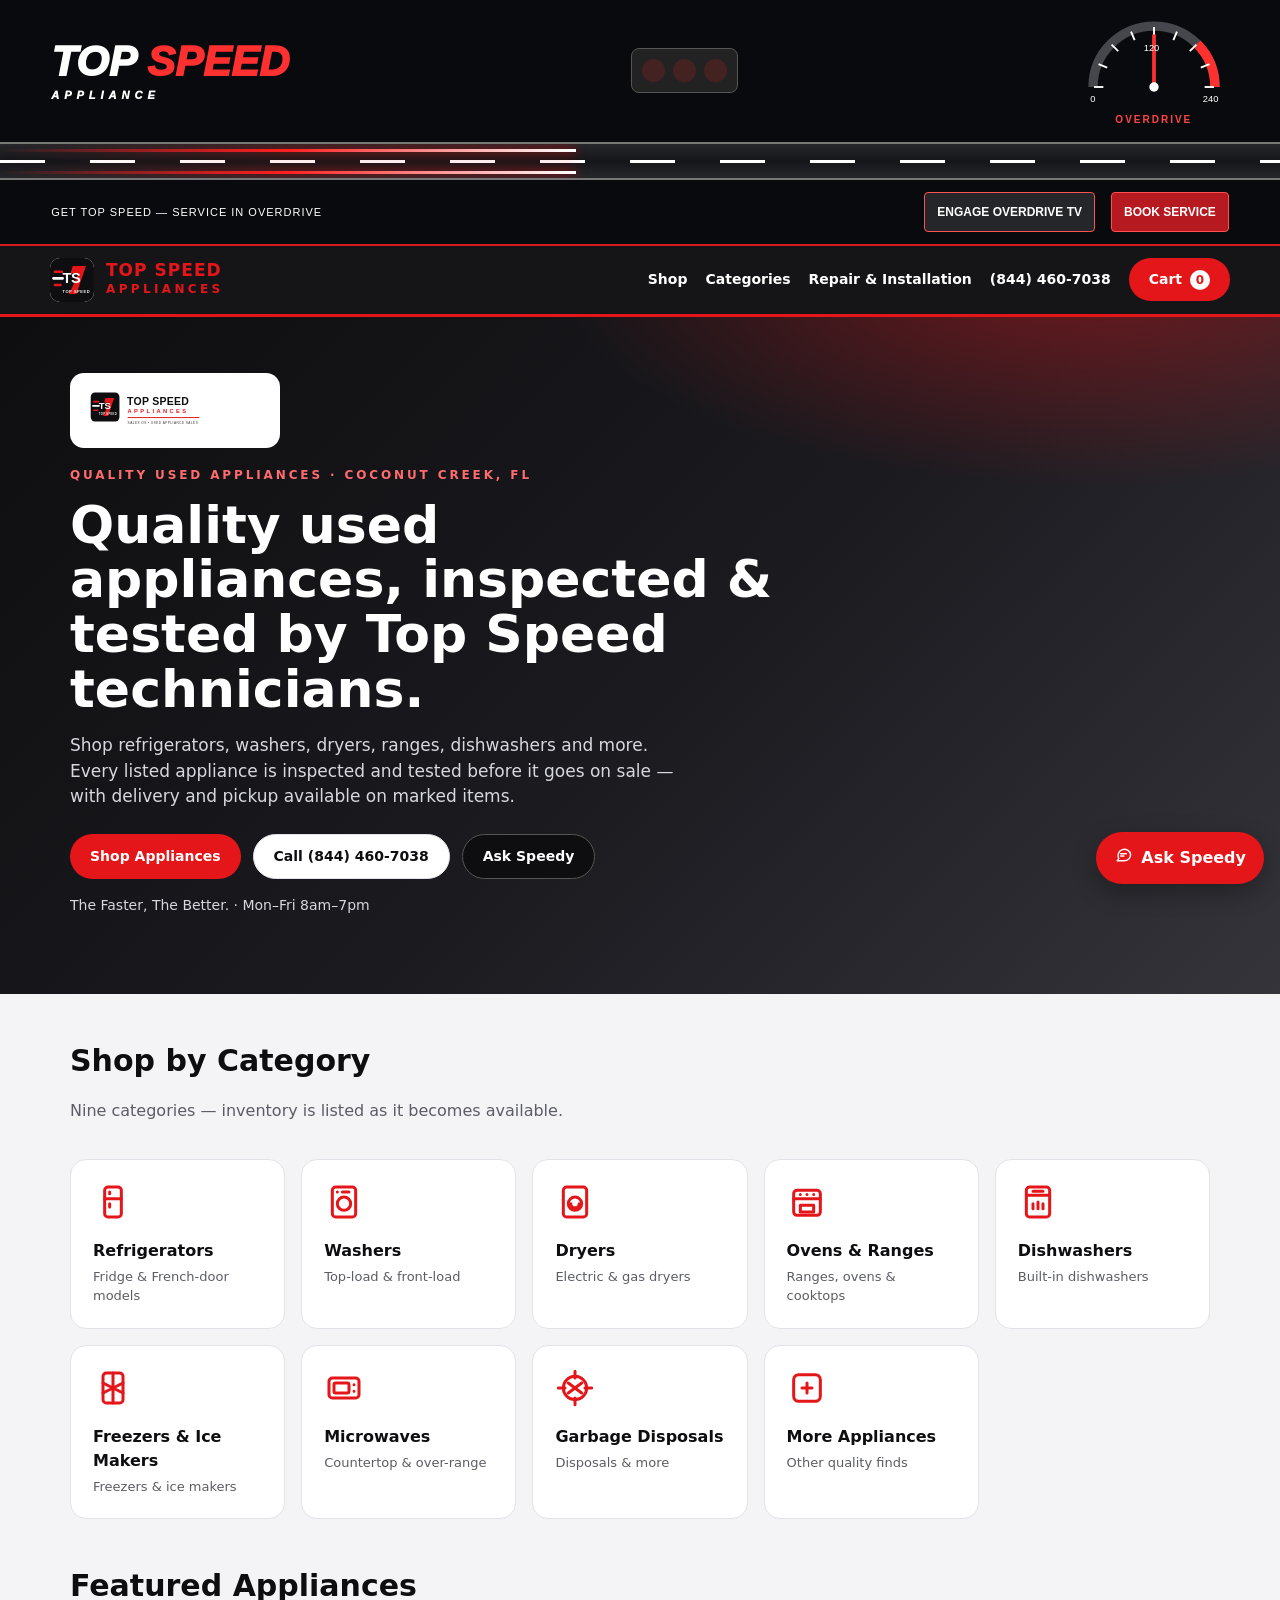
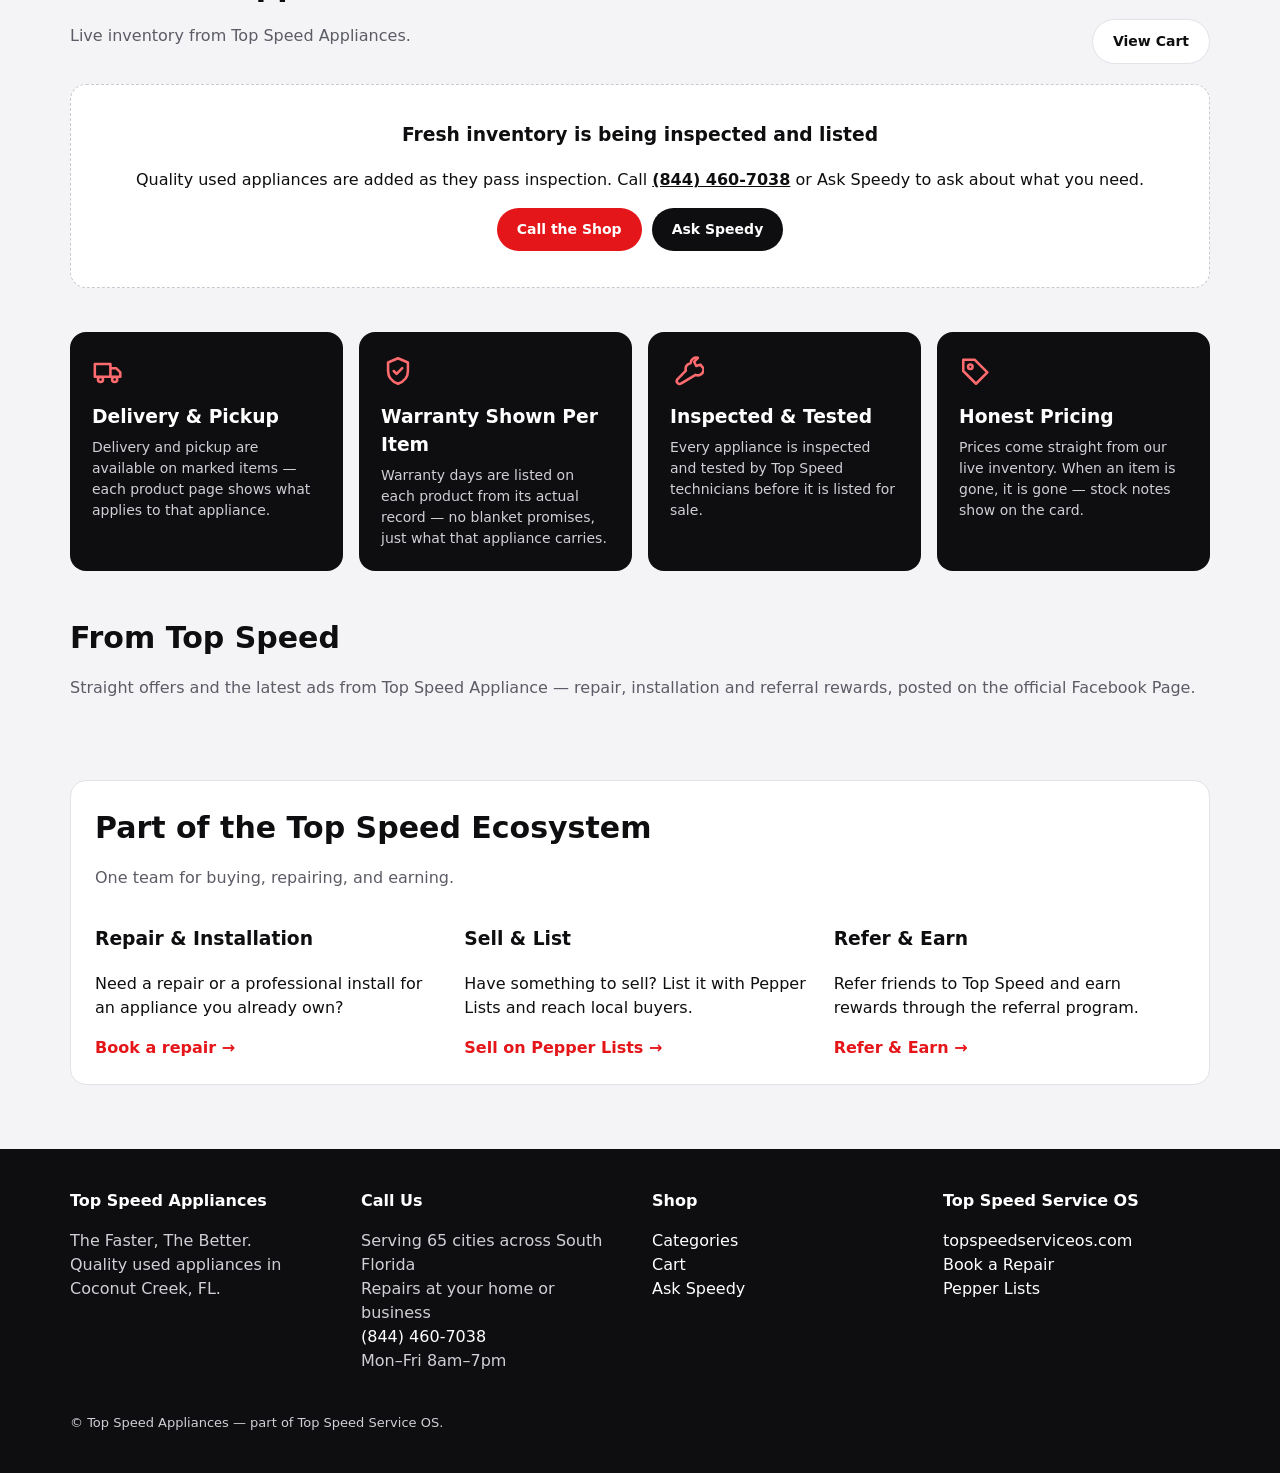
<file: index.html>
<!DOCTYPE html>
<html lang="en"><head><meta charset="utf-8"><meta name="viewport" content="width=device-width,initial-scale=1">
<title>Top Speed Appliances — Quality Used Appliances | Coconut Creek, FL</title>
<meta name="description" content="Top Speed Appliances sells quality used appliances — inspected and tested by Top Speed technicians. Delivery and pickup available on marked items. Call (844) 460-7038.">
<link rel="canonical" href="https://topspeedappliances.com/">
<link rel="icon" type="image/svg+xml" href="/favicon.svg"><link rel="icon" href="/favicon.ico" sizes="any"><link rel="apple-touch-icon" href="/apple-touch-icon.png"><link rel="manifest" href="/manifest.webmanifest"><link rel="stylesheet" href="/styles.css">
<script type="application/ld+json">{"@context":"https://schema.org","@type":"Store","name":"Top Speed Appliances","slogan":"The Faster, The Better.","telephone":"+1-844-460-7038","url":"https://topspeedappliances.com","openingHours":"Mo-Fr 08:00-19:00","parentOrganization":{"@type":"Organization","@id":"https://topspeedserviceos.com/#organization","name":"Top Speed Appliance","url":"https://topspeedserviceos.com/"}}</script>
<link rel="stylesheet" href="/overdrive.css">
</head><body>
<header class="ts-header"><div class="ts-top"><a class="ts-brand" href="/">TOP <span>SPEED</span><small>APPLIANCE</small></a><div class="ts-lights" aria-hidden="true"><i></i><i></i><i></i></div><div class="ts-gauge" aria-hidden="true"><svg viewBox="0 0 160 100"><path d="M15 80 A65 65 0 0 1 145 80" fill="none" stroke="#45474c" stroke-width="10"/><path d="M126 34 A65 65 0 0 1 145 80" fill="none" stroke="#ff3030" stroke-width="10"/><path d="M80 16 V26" stroke="white" stroke-width="2" transform="rotate(-90.0 80 80)"/><path d="M80 16 V26" stroke="white" stroke-width="2" transform="rotate(-67.5 80 80)"/><path d="M80 16 V26" stroke="white" stroke-width="2" transform="rotate(-45.0 80 80)"/><path d="M80 16 V26" stroke="white" stroke-width="2" transform="rotate(-22.5 80 80)"/><path d="M80 16 V26" stroke="white" stroke-width="2" transform="rotate(0.0 80 80)"/><path d="M80 16 V26" stroke="white" stroke-width="2" transform="rotate(22.5 80 80)"/><path d="M80 16 V26" stroke="white" stroke-width="2" transform="rotate(45.0 80 80)"/><path d="M80 16 V26" stroke="white" stroke-width="2" transform="rotate(67.5 80 80)"/><path d="M80 16 V26" stroke="white" stroke-width="2" transform="rotate(90.0 80 80)"/><g class="ts-needle"><path d="M80 80 L80 24" stroke="#ff3030" stroke-width="4"/><circle cx="80" cy="80" r="5" fill="white"/></g><g fill="white" font-size="10"><text x="12" y="96">0</text><text x="69" y="42">120</text><text x="132" y="96">240</text></g></svg><b>OVERDRIVE</b></div></div><div class="ts-road" aria-hidden="true"><div class="ts-lanes"></div><div class="ts-streak"></div><div class="ts-streak ts-second"></div></div><div class="ts-bottom"><span>GET TOP SPEED — SERVICE IN OVERDRIVE</span><button type="button" class="ts-boost-btn" aria-pressed="false">ENGAGE OVERDRIVE</button><a class="ts-book" href="https://topspeedserviceos.com/book">BOOK SERVICE</a></div></header>
<header class="site"><div class="wrap header-in"><a class="logo" href="/"><img src="/assets/logo-symbol.svg" alt="Top Speed Appliances logo"><span><b>TOP SPEED</b><span>APPLIANCES</span></span></a>
<nav class="main"><a href="/">Shop</a><a href="/#categories">Categories</a><a href="https://topspeedserviceos.com/book">Repair &amp; Installation</a><a href="tel:+18444607038">(844) 460-7038</a><a class="btn" href="/cart.html">Cart <span class="cart-count" id="cart-count">0</span></a></nav></div></header>

<section class="hero"><div class="wrap"><div class="hero-logo"><img src="/assets/logo-lockup.svg" alt="Top Speed Appliances" height="48"></div>
<div class="eyebrow" style="margin-top:18px">Quality Used Appliances · Coconut Creek, FL</div>
<h1>Quality used appliances, inspected &amp; tested by Top Speed technicians.</h1>
<p>Shop refrigerators, washers, dryers, ranges, dishwashers and more. Every listed appliance is inspected and tested before it goes on sale — with delivery and pickup available on marked items.</p>
<div class="cta"><a class="btn" href="#featured">Shop Appliances</a><a class="btn ghost" href="tel:+18444607038">Call (844) 460-7038</a><a class="btn dark" href="https://topspeedserviceos.com/speedy" style="border:1px solid #555">Ask Speedy</a></div>
<p style="font-size:14px;margin-top:16px">The Faster, The Better. · Mon–Fri 8am–7pm</p></div></section>

<section id="categories"><div class="wrap"><div class="section-head"><div><h2>Shop by Category</h2><p class="sub">Nine categories — inventory is listed as it becomes available.</p></div></div><div class="grid" id="cat-grid"></div></div></section>

<section id="featured" style="padding-top:0"><div class="wrap"><div class="section-head"><div><h2>Featured Appliances</h2><p class="sub">Live inventory from Top Speed Appliances.</p></div><a class="btn ghost" href="/cart.html">View Cart</a></div><div id="featured-wrap"><p class="sub">Loading inventory…</p></div></div></section>

<section style="padding-top:0"><div class="wrap"><div class="trust">
<div><span data-icon="truck"></span><h3>Delivery &amp; Pickup</h3><p>Delivery and pickup are available on marked items — each product page shows what applies to that appliance.</p></div>
<div><span data-icon="shield"></span><h3>Warranty Shown Per Item</h3><p>Warranty days are listed on each product from its actual record — no blanket promises, just what that appliance carries.</p></div>
<div><span data-icon="wrench"></span><h3>Inspected &amp; Tested</h3><p>Every appliance is inspected and tested by Top Speed technicians before it is listed for sale.</p></div>
<div><span data-icon="tag"></span><h3>Honest Pricing</h3><p>Prices come straight from our live inventory. When an item is gone, it is gone — stock notes show on the card.</p></div>
</div></div></section>

<section style="padding-top:0"><div class="wrap"><div class="section-head"><div><h2>From Top Speed</h2><p class="sub">Straight offers and the latest ads from Top Speed Appliance — repair, installation and referral rewards, posted on the official Facebook Page.</p></div></div><div data-ts-ad data-slot="home" data-platform="topspeedappliances"></div></div></section>

<section style="padding-top:0"><div class="wrap"><div class="eco"><h2 style="margin-bottom:6px">Part of the Top Speed Ecosystem</h2><p class="sub">One team for buying, repairing, and earning.</p><div class="eco-grid">
<div><h3>Repair &amp; Installation</h3><p>Need a repair or a professional install for an appliance you already own?</p><a href="https://topspeedserviceos.com/book">Book a repair →</a></div>
<div><h3>Sell &amp; List</h3><p>Have something to sell? List it with Pepper Lists and reach local buyers.</p><a href="https://pepperlists.com">Sell on Pepper Lists →</a></div>
<div><h3>Refer &amp; Earn</h3><p>Refer friends to Top Speed and earn rewards through the referral program.</p><a href="https://topspeedserviceos.com/refer">Refer &amp; Earn →</a></div>
</div></div></div></section>

<footer class="site"><div class="wrap"><div class="cols">
<div><h4>Top Speed Appliances</h4><p>The Faster, The Better.<br>Quality used appliances in Coconut Creek, FL.</p></div>
<div><h4>Call Us</h4><p>Serving 65 cities across South Florida<br>Repairs at your home or business<br><a href="tel:+18444607038">(844) 460-7038</a><br>Mon–Fri 8am–7pm</p></div>
<div><h4>Shop</h4><p><a href="/#categories">Categories</a><br><a href="/cart.html">Cart</a><br><a href="https://topspeedserviceos.com/speedy">Ask Speedy</a></p></div>
<div><h4>Top Speed Service OS</h4><p><a href="https://topspeedserviceos.com">topspeedserviceos.com</a><br><a href="https://topspeedserviceos.com/book">Book a Repair</a><br><a href="https://pepperlists.com">Pepper Lists</a></p></div>
</div><p style="font-size:13px;margin-top:24px">© Top Speed Appliances — part of Top Speed Service OS.</p></div></footer>
<a class="speedy-fab" href="https://topspeedserviceos.com/speedy"><span data-icon="chat"></span> Ask Speedy</a>
<script src="/app.js"></script>
<script src="/ads-stream.js" defer></script>
<script>
document.querySelectorAll('[data-icon]').forEach(function(el){ el.innerHTML = icon(el.getAttribute('data-icon')); });
document.getElementById('cat-grid').innerHTML = CATEGORIES.map(function(c){ return '<a class="cat-card" href="/category.html?c=' + c.key + '">' + icon(c.icon) + '<h3>' + c.label + '</h3><p>' + c.blurb + '</p></a>'; }).join('');
fetchCatalog().then(function(products){
  var w = document.getElementById('featured-wrap');
  if (!products.length) { w.innerHTML = emptyStateHTML(); return; }
  w.innerHTML = '<div class="cards">' + products.slice(0, 8).map(productCard).join('') + '</div>';
  bindAddButtons(products);
}).catch(function(){ document.getElementById('featured-wrap').innerHTML = emptyStateHTML(); });
</script><script src="/overdrive-band.js" defer></script>
</body></html>
</file>
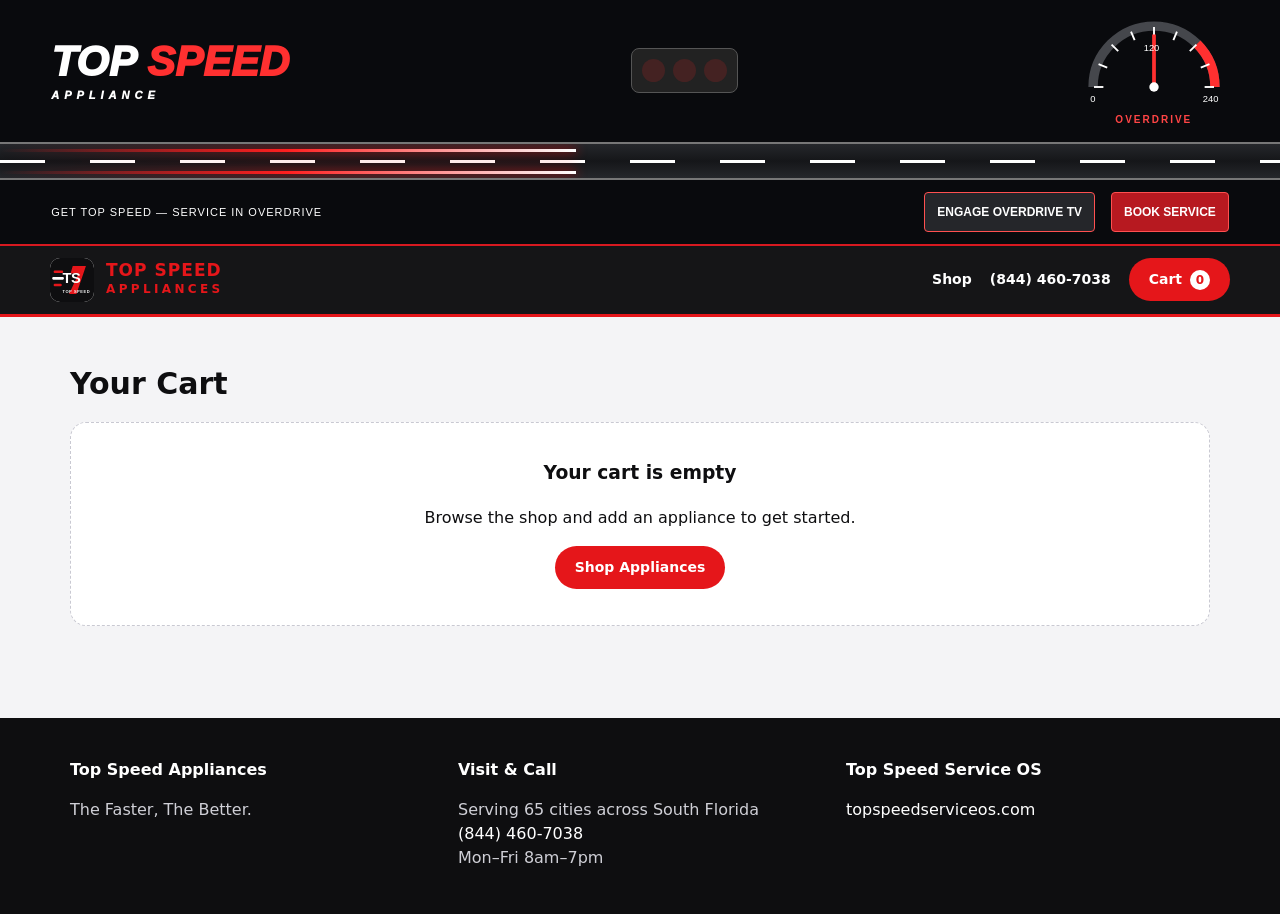
<file: cart.html>
<!DOCTYPE html>
<html lang="en"><head><meta charset="utf-8"><meta name="viewport" content="width=device-width,initial-scale=1">
<title>Cart &amp; Checkout — Top Speed Appliances</title><meta name="description" content="Review your cart and check out at Top Speed Appliances. Call (844) 460-7038.">
<link rel="icon" type="image/svg+xml" href="/favicon.svg"><link rel="icon" href="/favicon.ico" sizes="any"><link rel="apple-touch-icon" href="/apple-touch-icon.png"><link rel="manifest" href="/manifest.webmanifest"><link rel="stylesheet" href="/styles.css"><link rel="stylesheet" href="/overdrive.css">
</head><body>
<header class="ts-header"><div class="ts-top"><a class="ts-brand" href="/">TOP <span>SPEED</span><small>APPLIANCE</small></a><div class="ts-lights" aria-hidden="true"><i></i><i></i><i></i></div><div class="ts-gauge" aria-hidden="true"><svg viewBox="0 0 160 100"><path d="M15 80 A65 65 0 0 1 145 80" fill="none" stroke="#45474c" stroke-width="10"/><path d="M126 34 A65 65 0 0 1 145 80" fill="none" stroke="#ff3030" stroke-width="10"/><path d="M80 16 V26" stroke="white" stroke-width="2" transform="rotate(-90.0 80 80)"/><path d="M80 16 V26" stroke="white" stroke-width="2" transform="rotate(-67.5 80 80)"/><path d="M80 16 V26" stroke="white" stroke-width="2" transform="rotate(-45.0 80 80)"/><path d="M80 16 V26" stroke="white" stroke-width="2" transform="rotate(-22.5 80 80)"/><path d="M80 16 V26" stroke="white" stroke-width="2" transform="rotate(0.0 80 80)"/><path d="M80 16 V26" stroke="white" stroke-width="2" transform="rotate(22.5 80 80)"/><path d="M80 16 V26" stroke="white" stroke-width="2" transform="rotate(45.0 80 80)"/><path d="M80 16 V26" stroke="white" stroke-width="2" transform="rotate(67.5 80 80)"/><path d="M80 16 V26" stroke="white" stroke-width="2" transform="rotate(90.0 80 80)"/><g class="ts-needle"><path d="M80 80 L80 24" stroke="#ff3030" stroke-width="4"/><circle cx="80" cy="80" r="5" fill="white"/></g><g fill="white" font-size="10"><text x="12" y="96">0</text><text x="69" y="42">120</text><text x="132" y="96">240</text></g></svg><b>OVERDRIVE</b></div></div><div class="ts-road" aria-hidden="true"><div class="ts-lanes"></div><div class="ts-streak"></div><div class="ts-streak ts-second"></div></div><div class="ts-bottom"><span>GET TOP SPEED — SERVICE IN OVERDRIVE</span><button type="button" class="ts-boost-btn" aria-pressed="false">ENGAGE OVERDRIVE</button><a class="ts-book" href="https://topspeedserviceos.com/book">BOOK SERVICE</a></div></header>
<header class="site"><div class="wrap header-in"><a class="logo" href="/"><img src="/assets/logo-symbol.svg" alt="Top Speed Appliances logo"><span><b>TOP SPEED</b><span>APPLIANCES</span></span></a>
<nav class="main"><a href="/">Shop</a><a href="tel:+18444607038">(844) 460-7038</a><a class="btn" href="/cart.html">Cart <span class="cart-count" id="cart-count">0</span></a></nav></div></header>
<section><div class="wrap"><h2>Your Cart</h2><div id="cart-wrap" style="margin-top:16px"></div>
<div id="checkout-wrap" style="margin-top:28px"></div><div id="result" style="margin-top:16px"></div></div></section>
<footer class="site"><div class="wrap"><div class="cols"><div><h4>Top Speed Appliances</h4><p>The Faster, The Better.</p></div><div><h4>Visit &amp; Call</h4><p>Serving 65 cities across South Florida<br><a href="tel:+18444607038">(844) 460-7038</a><br>Mon–Fri 8am–7pm</p></div><div><h4>Top Speed Service OS</h4><p><a href="https://topspeedserviceos.com">topspeedserviceos.com</a></p></div></div></div></footer>
<script src="/app.js"></script>
<script>
function renderCart(){
  var cart = getCart(); var w = document.getElementById('cart-wrap'); var cw = document.getElementById('checkout-wrap');
  if (!cart.length) { w.innerHTML = '<div class="empty"><h3>Your cart is empty</h3><p>Browse the shop and add an appliance to get started.</p><a class="btn" href="/">Shop Appliances</a></div>'; cw.innerHTML = ''; return; }
  var rows = cart.map(function(i, idx){
    return '<tr><td>' + esc(i.title || i.productId) + '</td><td>' + money(i.priceCents) + '</td><td><span class="qty"><button data-dec="' + idx + '" aria-label="Decrease">−</button> ' + i.qty + ' <button data-inc="' + idx + '" aria-label="Increase">+</button></span></td><td><strong>' + money((i.priceCents || 0) * i.qty) + '</strong></td><td><button data-del="' + idx + '" class="btn ghost" style="padding:6px 12px">Remove</button></td></tr>';
  }).join('');
  var subtotal = cartSubtotalCents(cart, null);
  w.innerHTML = '<div style="overflow-x:auto"><table class="cart"><thead><tr><th>Item</th><th>Price</th><th>Qty</th><th>Line Total</th><th></th></tr></thead><tbody>' + rows + '</tbody></table></div><p style="text-align:right;font-size:18px"><strong>Subtotal: ' + money(subtotal) + '</strong></p><p class="sub" style="text-align:right;font-size:13px">Subtotal only. If delivery is chosen, delivery is quoted at checkout confirmation — no delivery charge is added here.</p>';
  cw.innerHTML = '<h3>Checkout</h3><form class="checkout" id="co-form"><label>Full name<input name="name" required autocomplete="name"></label><label>Phone<input name="phone" required type="tel" autocomplete="tel"></label><label>Email<input name="email" required type="email" autocomplete="email"></label><label>Fulfillment<select name="fulfillment"><option value="PICKUP">Pickup — Coconut Creek, FL (pickup details provided at checkout confirmation)</option><option value="DELIVERY">Delivery (quoted at checkout confirmation)</option></select></label><label>Notes (optional)<textarea name="notes" rows="3"></textarea></label><button class="btn" type="submit">Place Order</button><p class="sub" style="font-size:13px;margin:0">Your order is confirmed once payment completes. If a payment link is provided, use the Complete Payment button after placing your order.</p></form>';
  w.querySelectorAll('[data-inc]').forEach(function(b){ b.addEventListener('click', function(){ var c = getCart(); c[+b.getAttribute('data-inc')].qty++; setCart(c); renderCart(); }); });
  w.querySelectorAll('[data-dec]').forEach(function(b){ b.addEventListener('click', function(){ var c = getCart(); var i = +b.getAttribute('data-dec'); c[i].qty--; if (c[i].qty < 1) c.splice(i, 1); setCart(c); renderCart(); }); });
  w.querySelectorAll('[data-del]').forEach(function(b){ b.addEventListener('click', function(){ var c = getCart(); c.splice(+b.getAttribute('data-del'), 1); setCart(c); renderCart(); }); });
  document.getElementById('co-form').addEventListener('submit', submitOrder);
}
function submitOrder(e){
  e.preventDefault();
  var fd = new FormData(e.target); var cart = getCart(); var result = document.getElementById('result');
  var payload = { customer: { name: String(fd.get('name') || '').trim(), phone: String(fd.get('phone') || '').trim(), email: String(fd.get('email') || '').trim() }, items: cart.map(function(i){ return { productId: i.productId, qty: i.qty }; }), fulfillment: String(fd.get('fulfillment') || 'PICKUP'), notes: String(fd.get('notes') || '').trim() || undefined };
  result.innerHTML = '<p class="sub">Placing your order…</p>';
  fetch(API_BASE + '/api/v1/sales-os/orders', { method: 'POST', headers: { 'Content-Type': 'application/json' }, body: JSON.stringify(payload) })
    .then(function(r){ if (!r.ok) throw new Error('order ' + r.status); return r.json(); })
    .then(function(j){
      var order = (j.data && j.data.order) || {}; var checkout = (j.data && j.data.checkout) || {};
      var url = checkout.url || checkout.checkoutUrl || checkout.paymentUrl || '';
      var html = '<div class="notice ok"><strong>Order placed.</strong> Order ID: ' + esc(order.id || '—') + '. Your order is confirmed once payment completes — it is not paid yet.';
      if (url) html += '<div style="margin-top:12px"><a class="btn" href="' + esc(url) + '">Complete Payment</a></div>';
      html += '</div>';
      result.innerHTML = html; setCart([]); renderCart(); result.scrollIntoView();
    })
    .catch(function(){ result.innerHTML = '<div class="notice err"><strong>We could not place this order online.</strong> Please call <a href="tel:+18444607038">(844) 460-7038</a> (Mon–Fri 8am–7pm) and we will take your order directly. Your cart has been kept.</div>'; });
}
renderCart();
</script><script src="/overdrive-band.js" defer></script>
</body></html>
</file>
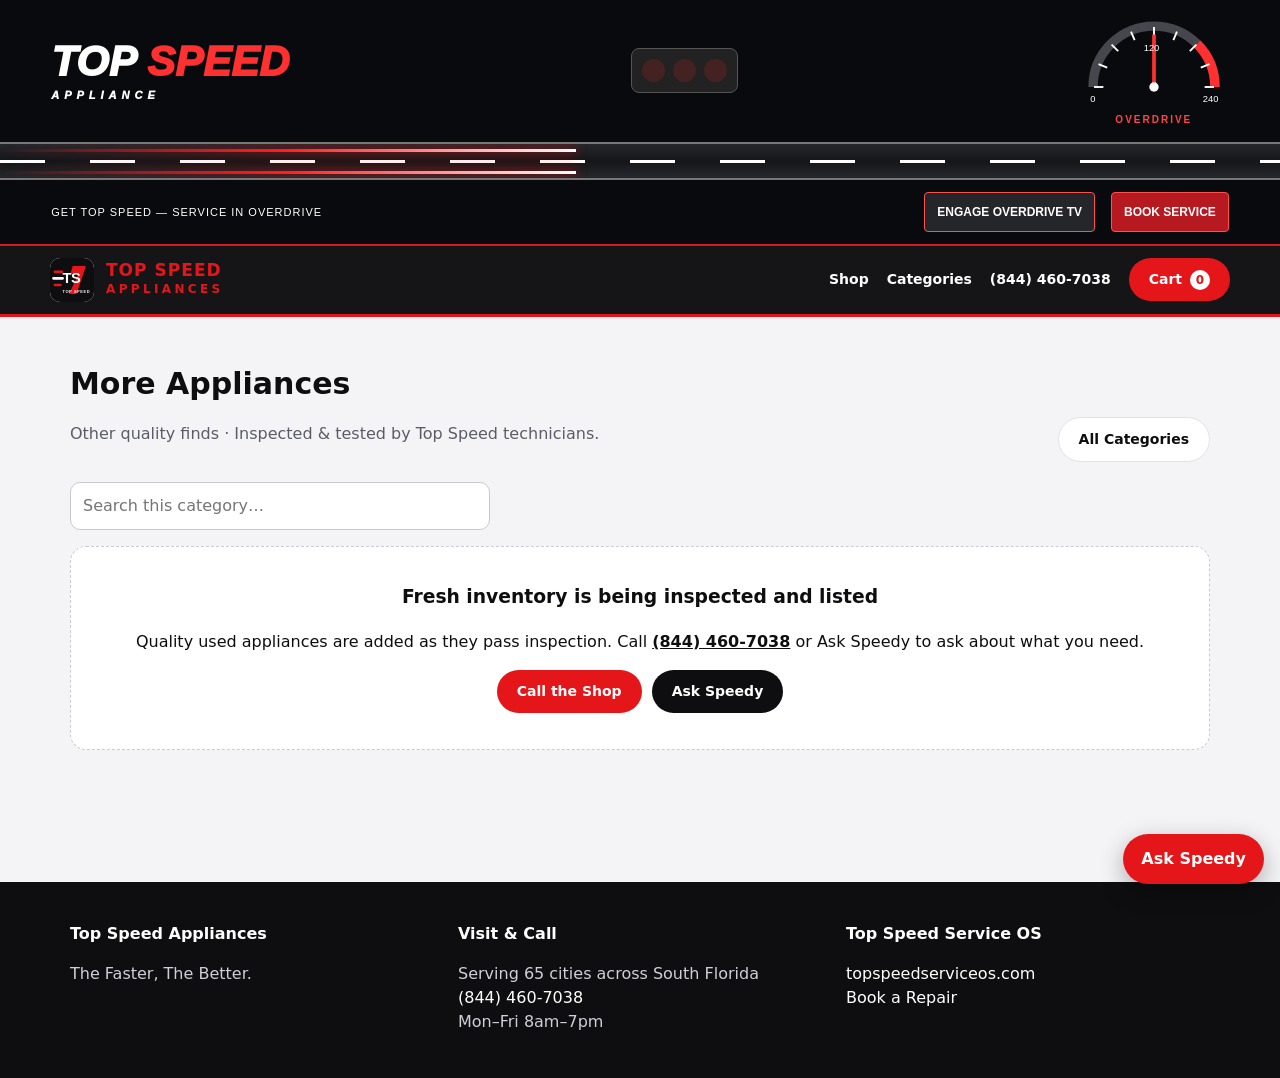
<file: category.html>
<!DOCTYPE html>
<html lang="en"><head><meta charset="utf-8"><meta name="viewport" content="width=device-width,initial-scale=1">
<title>Category — Top Speed Appliances</title><meta name="description" content="Shop quality used appliances by category at Top Speed Appliances, Coconut Creek, FL. Call (844) 460-7038.">
<link rel="icon" type="image/svg+xml" href="/favicon.svg"><link rel="icon" href="/favicon.ico" sizes="any"><link rel="apple-touch-icon" href="/apple-touch-icon.png"><link rel="manifest" href="/manifest.webmanifest"><link rel="stylesheet" href="/styles.css"><link rel="stylesheet" href="/overdrive.css">
</head><body>
<header class="ts-header"><div class="ts-top"><a class="ts-brand" href="/">TOP <span>SPEED</span><small>APPLIANCE</small></a><div class="ts-lights" aria-hidden="true"><i></i><i></i><i></i></div><div class="ts-gauge" aria-hidden="true"><svg viewBox="0 0 160 100"><path d="M15 80 A65 65 0 0 1 145 80" fill="none" stroke="#45474c" stroke-width="10"/><path d="M126 34 A65 65 0 0 1 145 80" fill="none" stroke="#ff3030" stroke-width="10"/><path d="M80 16 V26" stroke="white" stroke-width="2" transform="rotate(-90.0 80 80)"/><path d="M80 16 V26" stroke="white" stroke-width="2" transform="rotate(-67.5 80 80)"/><path d="M80 16 V26" stroke="white" stroke-width="2" transform="rotate(-45.0 80 80)"/><path d="M80 16 V26" stroke="white" stroke-width="2" transform="rotate(-22.5 80 80)"/><path d="M80 16 V26" stroke="white" stroke-width="2" transform="rotate(0.0 80 80)"/><path d="M80 16 V26" stroke="white" stroke-width="2" transform="rotate(22.5 80 80)"/><path d="M80 16 V26" stroke="white" stroke-width="2" transform="rotate(45.0 80 80)"/><path d="M80 16 V26" stroke="white" stroke-width="2" transform="rotate(67.5 80 80)"/><path d="M80 16 V26" stroke="white" stroke-width="2" transform="rotate(90.0 80 80)"/><g class="ts-needle"><path d="M80 80 L80 24" stroke="#ff3030" stroke-width="4"/><circle cx="80" cy="80" r="5" fill="white"/></g><g fill="white" font-size="10"><text x="12" y="96">0</text><text x="69" y="42">120</text><text x="132" y="96">240</text></g></svg><b>OVERDRIVE</b></div></div><div class="ts-road" aria-hidden="true"><div class="ts-lanes"></div><div class="ts-streak"></div><div class="ts-streak ts-second"></div></div><div class="ts-bottom"><span>GET TOP SPEED — SERVICE IN OVERDRIVE</span><button type="button" class="ts-boost-btn" aria-pressed="false">ENGAGE OVERDRIVE</button><a class="ts-book" href="https://topspeedserviceos.com/book">BOOK SERVICE</a></div></header>
<header class="site"><div class="wrap header-in"><a class="logo" href="/"><img src="/assets/logo-symbol.svg" alt="Top Speed Appliances logo"><span><b>TOP SPEED</b><span>APPLIANCES</span></span></a>
<nav class="main"><a href="/">Shop</a><a href="/#categories">Categories</a><a href="tel:+18444607038">(844) 460-7038</a><a class="btn" href="/cart.html">Cart <span class="cart-count" id="cart-count">0</span></a></nav></div></header>
<section><div class="wrap"><div class="section-head"><div><h2 id="cat-title">Category</h2><p class="sub" id="cat-sub"></p></div><a class="btn ghost" href="/">All Categories</a></div>
<div style="margin-bottom:16px"><input id="q" type="search" placeholder="Search this category…" aria-label="Search products" style="max-width:420px"></div>
<div id="results"><p class="sub">Loading inventory…</p></div></div></section>
<section style="padding-top:0"><div class="wrap"><div style="max-width:880px;margin:24px auto;padding:0 16px"><div data-ts-ad data-slot="category" data-platform="topspeedappliances"></div></div></div></section>
<footer class="site"><div class="wrap"><div class="cols"><div><h4>Top Speed Appliances</h4><p>The Faster, The Better.</p></div><div><h4>Visit &amp; Call</h4><p>Serving 65 cities across South Florida<br><a href="tel:+18444607038">(844) 460-7038</a><br>Mon–Fri 8am–7pm</p></div><div><h4>Top Speed Service OS</h4><p><a href="https://topspeedserviceos.com">topspeedserviceos.com</a><br><a href="https://topspeedserviceos.com/book">Book a Repair</a></p></div></div></div></footer>
<a class="speedy-fab" href="https://topspeedserviceos.com/speedy">Ask Speedy</a>
<script src="/app.js"></script>
<script src="/ads-stream.js" defer></script>
<script>
var params = new URLSearchParams(location.search);
var cat = params.get('c') || 'OTHER';
var info = catInfo(cat);
document.title = info.label + ' — Top Speed Appliances';
document.getElementById('cat-title').textContent = info.label;
document.getElementById('cat-sub').textContent = info.blurb + ' · Inspected & tested by Top Speed technicians.';
var all = [];
function render(){
  var q = (document.getElementById('q').value || '').toLowerCase();
  var list = all.filter(function(p){ return !q || (p.title + ' ' + (p.brand || '')).toLowerCase().indexOf(q) !== -1; });
  var w = document.getElementById('results');
  if (!list.length) { w.innerHTML = emptyStateHTML(); return; }
  w.innerHTML = '<div class="cards">' + list.map(productCard).join('') + '</div>';
  bindAddButtons(list);
}
document.getElementById('q').addEventListener('input', render);
fetchCatalog().then(function(products){ all = products.filter(function(p){ return p.category === cat; }); render(); }).catch(function(){ document.getElementById('results').innerHTML = emptyStateHTML(); });
</script><script src="/overdrive-band.js" defer></script>
</body></html>
</file>
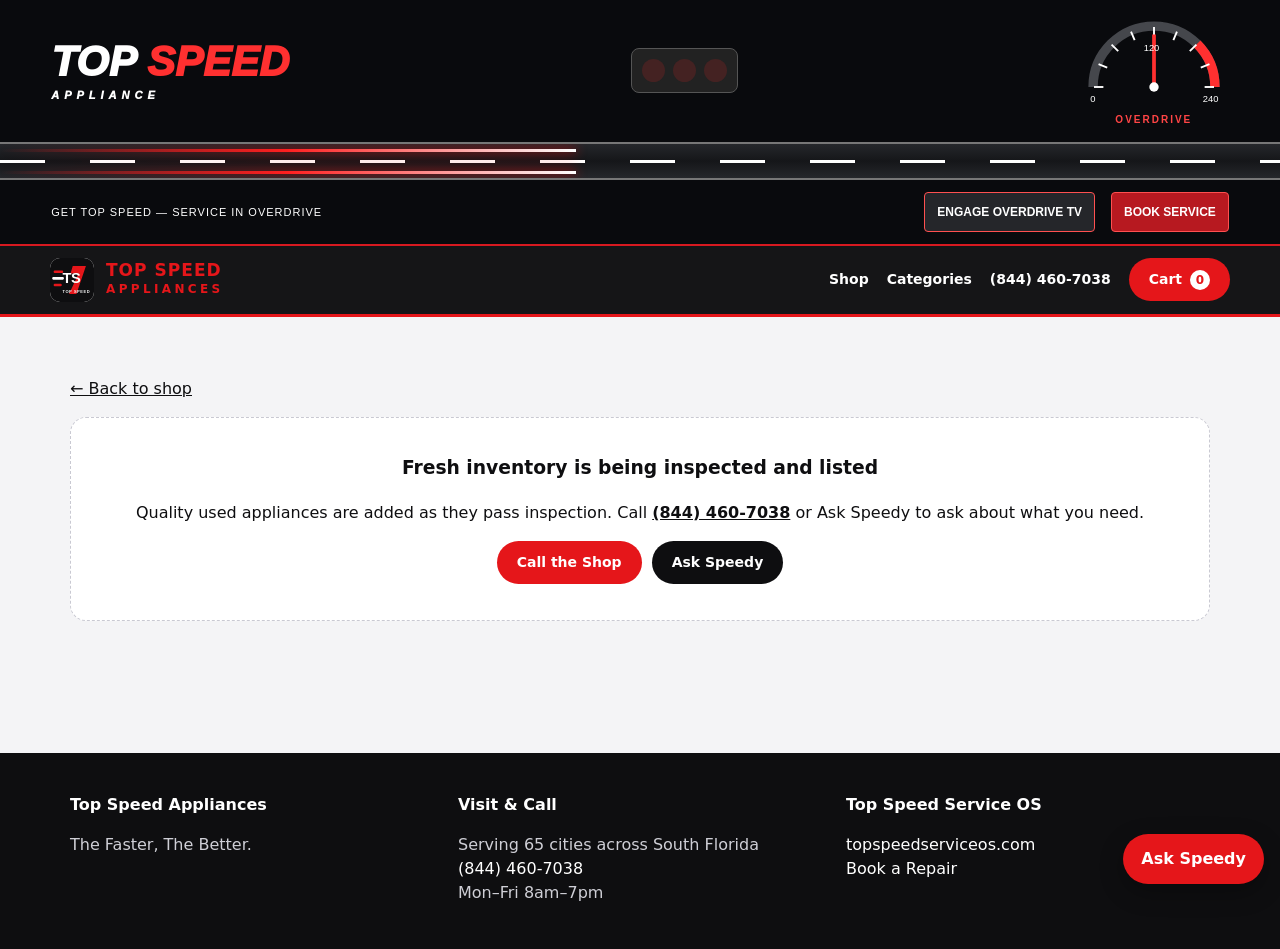
<file: product.html>
<!DOCTYPE html>
<html lang="en"><head><meta charset="utf-8"><meta name="viewport" content="width=device-width,initial-scale=1">
<title>Appliance — Top Speed Appliances</title><meta name="description" content="Quality used appliance at Top Speed Appliances, Coconut Creek, FL. Call (844) 460-7038.">
<link rel="icon" type="image/svg+xml" href="/favicon.svg"><link rel="icon" href="/favicon.ico" sizes="any"><link rel="apple-touch-icon" href="/apple-touch-icon.png"><link rel="manifest" href="/manifest.webmanifest"><link rel="stylesheet" href="/styles.css"><link rel="stylesheet" href="/overdrive.css">
</head><body>
<header class="ts-header"><div class="ts-top"><a class="ts-brand" href="/">TOP <span>SPEED</span><small>APPLIANCE</small></a><div class="ts-lights" aria-hidden="true"><i></i><i></i><i></i></div><div class="ts-gauge" aria-hidden="true"><svg viewBox="0 0 160 100"><path d="M15 80 A65 65 0 0 1 145 80" fill="none" stroke="#45474c" stroke-width="10"/><path d="M126 34 A65 65 0 0 1 145 80" fill="none" stroke="#ff3030" stroke-width="10"/><path d="M80 16 V26" stroke="white" stroke-width="2" transform="rotate(-90.0 80 80)"/><path d="M80 16 V26" stroke="white" stroke-width="2" transform="rotate(-67.5 80 80)"/><path d="M80 16 V26" stroke="white" stroke-width="2" transform="rotate(-45.0 80 80)"/><path d="M80 16 V26" stroke="white" stroke-width="2" transform="rotate(-22.5 80 80)"/><path d="M80 16 V26" stroke="white" stroke-width="2" transform="rotate(0.0 80 80)"/><path d="M80 16 V26" stroke="white" stroke-width="2" transform="rotate(22.5 80 80)"/><path d="M80 16 V26" stroke="white" stroke-width="2" transform="rotate(45.0 80 80)"/><path d="M80 16 V26" stroke="white" stroke-width="2" transform="rotate(67.5 80 80)"/><path d="M80 16 V26" stroke="white" stroke-width="2" transform="rotate(90.0 80 80)"/><g class="ts-needle"><path d="M80 80 L80 24" stroke="#ff3030" stroke-width="4"/><circle cx="80" cy="80" r="5" fill="white"/></g><g fill="white" font-size="10"><text x="12" y="96">0</text><text x="69" y="42">120</text><text x="132" y="96">240</text></g></svg><b>OVERDRIVE</b></div></div><div class="ts-road" aria-hidden="true"><div class="ts-lanes"></div><div class="ts-streak"></div><div class="ts-streak ts-second"></div></div><div class="ts-bottom"><span>GET TOP SPEED — SERVICE IN OVERDRIVE</span><button type="button" class="ts-boost-btn" aria-pressed="false">ENGAGE OVERDRIVE</button><a class="ts-book" href="https://topspeedserviceos.com/book">BOOK SERVICE</a></div></header>
<header class="site"><div class="wrap header-in"><a class="logo" href="/"><img src="/assets/logo-symbol.svg" alt="Top Speed Appliances logo"><span><b>TOP SPEED</b><span>APPLIANCES</span></span></a>
<nav class="main"><a href="/">Shop</a><a href="/#categories">Categories</a><a href="tel:+18444607038">(844) 460-7038</a><a class="btn" href="/cart.html">Cart <span class="cart-count" id="cart-count">0</span></a></nav></div></header>
<section><div class="wrap"><p><a href="/">← Back to shop</a></p><div id="detail"><p class="sub">Loading appliance…</p></div></div></section>
<section style="padding-top:0"><div class="wrap"><div style="max-width:880px;margin:24px auto;padding:0 16px"><div data-ts-ad data-slot="product" data-platform="topspeedappliances"></div></div></div></section>
<footer class="site"><div class="wrap"><div class="cols"><div><h4>Top Speed Appliances</h4><p>The Faster, The Better.</p></div><div><h4>Visit &amp; Call</h4><p>Serving 65 cities across South Florida<br><a href="tel:+18444607038">(844) 460-7038</a><br>Mon–Fri 8am–7pm</p></div><div><h4>Top Speed Service OS</h4><p><a href="https://topspeedserviceos.com">topspeedserviceos.com</a><br><a href="https://topspeedserviceos.com/book">Book a Repair</a></p></div></div></div></footer>
<a class="speedy-fab" href="https://topspeedserviceos.com/speedy">Ask Speedy</a>
<script src="/app.js"></script>
<script src="/ads-stream.js" defer></script>
<script>
var id = new URLSearchParams(location.search).get('id');
var wrap = document.getElementById('detail');
if (!id) { wrap.innerHTML = emptyStateHTML(); }
else fetchProduct(id).then(function(p){
  if (!p) { wrap.innerHTML = emptyStateHTML(); return; }
  document.title = p.title + ' — Top Speed Appliances';
  var info = catInfo(p.category);
  var photos = (p.photos && p.photos.length) ? p.photos.map(function(u){ return '<img src="' + esc(u) + '" alt="' + esc(p.title) + '">'; }).join('') : icon(info.icon);
  var compare = p.compareAtCents && p.compareAtCents > p.priceCents ? '<span class="compare">' + money(p.compareAtCents) + '</span>' : '';
  var stock = Number(p.stockQty) === 1 ? '<p><span class="badge">Only 1 available</span></p>' : '';
  var rows = '';
  function row(k, v){ if (v !== undefined && v !== null && v !== '') rows += '<tr><td>' + esc(k) + '</td><td>' + esc(v) + '</td></tr>'; }
  row('Brand', p.brand); row('Category', info.label); row('Condition', p.conditionGrade);
  if (p.warrantyDays != null) row('Warranty', String(p.warrantyDays) + ' days');
  row('Delivery', p.deliveryAvailable ? 'Available' : 'Not available for this item');
  row('Pickup', p.pickupAvailable ? 'Available' : 'Not available for this item');
  if (p.stockQty != null) row('In stock', String(p.stockQty));
  wrap.innerHTML = '<div class="detail"><div class="gallery">' + photos + '</div><div><h2 style="margin-bottom:6px">' + esc(p.title) + '</h2><div><span class="price" style="font-size:28px">' + money(p.priceCents) + '</span>' + compare + '</div>' + stock + (p.description ? '<p>' + esc(p.description) + '</p>' : '') + '<div class="spec"><table>' + rows + '</table></div><div style="display:flex;gap:10px;flex-wrap:wrap;margin-top:18px"><button class="btn" id="add-btn">Add to Cart</button><a class="btn dark" href="tel:+18444607038">Call (844) 460-7038</a><a class="btn ghost" href="https://topspeedserviceos.com/speedy">Ask Speedy</a></div><p class="sub" style="font-size:13px;margin-top:12px">Inspected &amp; tested by Top Speed technicians. Mon–Fri 8am–7pm · Coconut Creek, FL</p></div></div>';
  document.getElementById('add-btn').addEventListener('click', function(){ addToCart(p, 1); this.textContent = 'Added to Cart'; });
}).catch(function(){ wrap.innerHTML = '<div class="notice err">We could not load this appliance right now. Please call <a href="tel:+18444607038">(844) 460-7038</a> and we will help you directly.</div>'; });
</script><script src="/overdrive-band.js" defer></script>
</body></html>
</file>
<file: styles.css>
:root{--black:#0E0E10;--red:#E5161A;--red-d:#b80f13;--graphite:#34343A;--bg:#f4f4f6;--card:#fff;--muted:#5c5c66;--line:#e2e2e8;--radius:16px}
*{box-sizing:border-box}html,body{margin:0;padding:0}body{font-family:Inter,system-ui,-apple-system,Segoe UI,Roboto,Arial,sans-serif;background:var(--bg);color:var(--black);line-height:1.5;overflow-x:hidden}
a{color:inherit}img,svg{max-width:100%}
.wrap{max-width:1180px;margin:0 auto;padding:0 20px}
header.site{position:sticky;top:0;z-index:50;background:rgba(14,14,16,.97);color:#fff;border-bottom:3px solid var(--red)}
.header-in{display:flex;align-items:center;gap:16px;padding:12px 0;flex-wrap:wrap}
.logo{display:flex;align-items:center;gap:12px;text-decoration:none;color:#fff}.logo img{width:44px;height:44px;border-radius:10px;background:#fff}
.logo b{font-size:17px;letter-spacing:.06em;display:block;line-height:1.1}.logo span{color:var(--red);font-size:12px;letter-spacing:.28em;font-weight:700}
nav.main{margin-left:auto;display:flex;gap:18px;flex-wrap:wrap;align-items:center}nav.main a{color:#fff;text-decoration:none;font-size:14px;font-weight:600}nav.main a:hover{color:#ff6b6e}
.btn{display:inline-flex;align-items:center;gap:8px;background:var(--red);color:#fff!important;border:0;border-radius:999px;padding:11px 20px;font-weight:700;font-size:14px;text-decoration:none;cursor:pointer}.btn:hover{background:var(--red-d)}.btn.dark{background:var(--black)}.btn.ghost{background:#fff;color:var(--black)!important;border:1px solid var(--line)}.btn svg{width:18px;height:18px;flex:none}
.cart-count{background:#fff;color:var(--red);border-radius:999px;min-width:20px;height:20px;display:inline-flex;align-items:center;justify-content:center;font-size:12px;padding:0 5px}
.hero{background:radial-gradient(900px 400px at 85% -10%,rgba(229,22,26,.45),transparent 60%),linear-gradient(135deg,#0E0E10,#1b1b20 55%,#34343A);color:#fff;padding:56px 0 64px}
.hero h1{font-size:clamp(30px,5vw,52px);line-height:1.05;margin:14px 0 14px;max-width:720px}.hero p{color:#d7d7de;max-width:620px;font-size:17px}.hero .cta{display:flex;gap:12px;flex-wrap:wrap;margin-top:24px}
.eyebrow{color:#ff6b6e;letter-spacing:.24em;font-weight:800;font-size:12px;text-transform:uppercase}
.hero-logo{background:#fff;border-radius:14px;padding:10px 14px;display:inline-block}
section{padding:44px 0}.section-head{display:flex;align-items:end;justify-content:space-between;gap:16px;flex-wrap:wrap;margin-bottom:20px}h2{font-size:clamp(22px,3vw,30px);margin:0} .sub{color:var(--muted)}
.grid{display:grid;grid-template-columns:repeat(auto-fill,minmax(200px,1fr));gap:16px}
.cat-card{background:var(--card);border:1px solid var(--line);border-radius:var(--radius);padding:22px;text-decoration:none;display:block;transition:.15s}.cat-card:hover{border-color:var(--red);transform:translateY(-2px)}.cat-card svg{width:40px;height:40px;color:var(--red)}.cat-card h3{margin:10px 0 4px;font-size:16px}.cat-card p{margin:0;color:var(--muted);font-size:13px}
.cards{display:grid;grid-template-columns:repeat(auto-fill,minmax(250px,1fr));gap:18px}
.p-card{background:var(--card);border:1px solid var(--line);border-radius:var(--radius);overflow:hidden;display:flex;flex-direction:column}
.p-media{aspect-ratio:4/3;background:linear-gradient(135deg,#ececf0,#d9d9e0);display:flex;align-items:center;justify-content:center;color:var(--graphite)}.p-media img{width:100%;height:100%;object-fit:cover}.p-media svg{width:72px;height:72px;opacity:.55}
.p-body{padding:16px;display:flex;flex-direction:column;gap:6px;flex:1}.p-body h3{margin:0;font-size:16px}.meta{color:var(--muted);font-size:13px}
.price{font-size:20px;font-weight:800}.compare{color:var(--muted);text-decoration:line-through;font-size:14px;font-weight:500;margin-left:8px}
.badge{display:inline-block;background:#fdecec;color:var(--red-d);border:1px solid #f6c1c2;font-size:12px;font-weight:700;border-radius:999px;padding:2px 9px}
.p-actions{margin-top:auto;display:flex;gap:8px;flex-wrap:wrap;padding-top:10px}
.empty{background:var(--card);border:1.5px dashed #c9c9d2;border-radius:var(--radius);padding:36px;text-align:center}.empty h3{margin-top:0}
.trust{display:grid;grid-template-columns:repeat(auto-fit,minmax(230px,1fr));gap:16px}
.trust div{background:var(--black);color:#fff;border-radius:var(--radius);padding:22px}.trust svg{width:34px;height:34px;color:#ff6b6e}.trust h3{margin:8px 0 6px}.trust p{color:#cfcfd6;margin:0;font-size:14px}
.eco{background:#fff;border:1px solid var(--line);border-radius:var(--radius);padding:24px}.eco-grid{display:grid;grid-template-columns:repeat(auto-fit,minmax(220px,1fr));gap:18px}.eco a{font-weight:700;color:var(--red);text-decoration:none}
footer.site{background:var(--black);color:#cfcfd6;padding:40px 0 28px;margin-top:20px}footer.site a{color:#fff;text-decoration:none}footer .cols{display:grid;grid-template-columns:repeat(auto-fit,minmax(200px,1fr));gap:24px}footer h4{color:#fff;margin:0 0 10px}
.detail{display:grid;grid-template-columns:1fr 1fr;gap:28px}@media(max-width:760px){.detail{grid-template-columns:1fr}}
.gallery{background:#fff;border:1px solid var(--line);border-radius:var(--radius);overflow:hidden;min-height:280px;display:flex;align-items:center;justify-content:center}.gallery img{width:100%;height:100%;object-fit:cover}
.spec{background:#fff;border:1px solid var(--line);border-radius:var(--radius);padding:16px}.spec table{width:100%;border-collapse:collapse}.spec td{padding:8px 4px;border-bottom:1px solid var(--line);font-size:14px}.spec td:first-child{color:var(--muted);width:42%}
form.checkout{background:#fff;border:1px solid var(--line);border-radius:var(--radius);padding:22px;display:grid;gap:14px}label{font-size:13px;font-weight:700;display:grid;gap:6px}input,select,textarea{font:inherit;padding:11px 12px;border:1px solid #c9c9d2;border-radius:10px;width:100%}
table.cart{width:100%;border-collapse:collapse;background:#fff;border-radius:var(--radius);overflow:hidden}table.cart th,table.cart td{padding:12px;border-bottom:1px solid var(--line);text-align:left;font-size:14px}
.notice{border-radius:12px;padding:14px 16px;font-size:14px}.notice.ok{background:#e9f7ee;border:1px solid #a9dcb9}.notice.err{background:#fdecec;border:1px solid #f0a3a5}
.speedy-fab{position:fixed;right:16px;bottom:16px;z-index:60;background:var(--red);color:#fff;text-decoration:none;font-weight:800;border-radius:999px;padding:13px 18px;box-shadow:0 8px 24px rgba(0,0,0,.3);display:inline-flex;gap:8px;align-items:center}.speedy-fab svg{width:19px;height:19px}
.qty{display:inline-flex;gap:6px;align-items:center}.qty button{width:28px;height:28px;border-radius:8px;border:1px solid var(--line);background:#fff;cursor:pointer;font-weight:800}
</file>
<file: overdrive.css>
.ts-header{background:#090a0d;color:#fff;font-family:Arial,sans-serif;width:100%;overflow:hidden;box-sizing:border-box;border-bottom:2px solid #d71920}.ts-header *{box-sizing:border-box}.ts-top,.ts-bottom{display:flex;align-items:center;justify-content:space-between;gap:16px;padding:12px clamp(12px,4vw,64px)}.ts-brand{font-size:clamp(20px,4vw,42px);font-weight:950;font-style:italic;color:white;text-decoration:none;line-height:1}.ts-brand span{color:#ff3030}.ts-brand small{display:block;font-size:11px;letter-spacing:5px;margin-top:7px}.ts-lights{display:flex;gap:8px;padding:10px;background:#222;border:1px solid #555;border-radius:8px}.ts-lights i{width:clamp(12px,2vw,23px);aspect-ratio:1;border-radius:50%;background:#422;animation:ts-red 6s infinite}.ts-lights i:nth-child(2){animation-name:ts-yellow}.ts-lights i:nth-child(3){animation-name:ts-green}.ts-gauge{width:clamp(80px,14vw,150px);text-align:center}.ts-gauge svg{width:100%;display:block}.ts-gauge b{font-size:10px;letter-spacing:2px;color:#ff4545}.ts-needle{transform-origin:80px 80px;animation:ts-rev 6s infinite}.ts-road{height:38px;position:relative;overflow:hidden;background:linear-gradient(#25272b,#151619,#25272b);border-block:2px solid #777}.ts-lanes{position:absolute;top:16px;width:calc(100% + 90px);height:3px;background:repeating-linear-gradient(90deg,#fff 0 45px,transparent 45px 90px);animation:ts-drive .55s linear infinite}.ts-streak{position:absolute;top:5px;height:3px;width:45%;background:linear-gradient(90deg,transparent,#ff2020,#fff);filter:drop-shadow(0 0 6px red);animation:ts-streak 1.4s linear infinite}.ts-second{top:27px;animation-delay:.6s}.ts-bottom{flex-wrap:wrap}.ts-bottom span{font-size:11px;letter-spacing:1px;flex:1;min-width:150px}.ts-bottom button,.ts-bottom a{font:700 12px Arial;color:white;background:#b71920;border:1px solid #ff5050;border-radius:4px;padding:12px;text-decoration:none;cursor:pointer}.ts-bottom button{background:#25262a}.ts-header :focus-visible{outline:3px solid #fff;outline-offset:3px}.ts-boost .ts-lanes{animation-duration:.12s}.ts-boost .ts-streak{animation-duration:.3s}.ts-boost .ts-needle{animation:none;transform:rotate(85deg)}@keyframes ts-drive{to{transform:translateX(-90px)}}@keyframes ts-streak{from{left:-50%}to{left:110%}}@keyframes ts-red{0%,24%{background:#ff2222;box-shadow:0 0 12px red}25%,100%{background:#401111}}@keyframes ts-yellow{0%,24%,42%,100%{background:#403510}25%,41%{background:#ffdb00;box-shadow:0 0 12px gold}}@keyframes ts-green{0%,41%{background:#10351a}42%,100%{background:#26ff65;box-shadow:0 0 12px lime}}@keyframes ts-rev{0%,10%{transform:rotate(-85deg)}25%{transform:rotate(-25deg)}42%,85%{transform:rotate(78deg)}100%{transform:rotate(-85deg)}}@media(max-width:480px){.ts-top{gap:8px}.ts-lights{gap:4px;padding:6px}.ts-bottom span{flex-basis:100%}.ts-bottom button,.ts-bottom a{flex:1;text-align:center}}@media(prefers-reduced-motion:reduce){.ts-header *{animation:none!important}.ts-lights i:nth-child(3){background:#26ff65}.ts-needle{transform:rotate(78deg)}}
</file>
